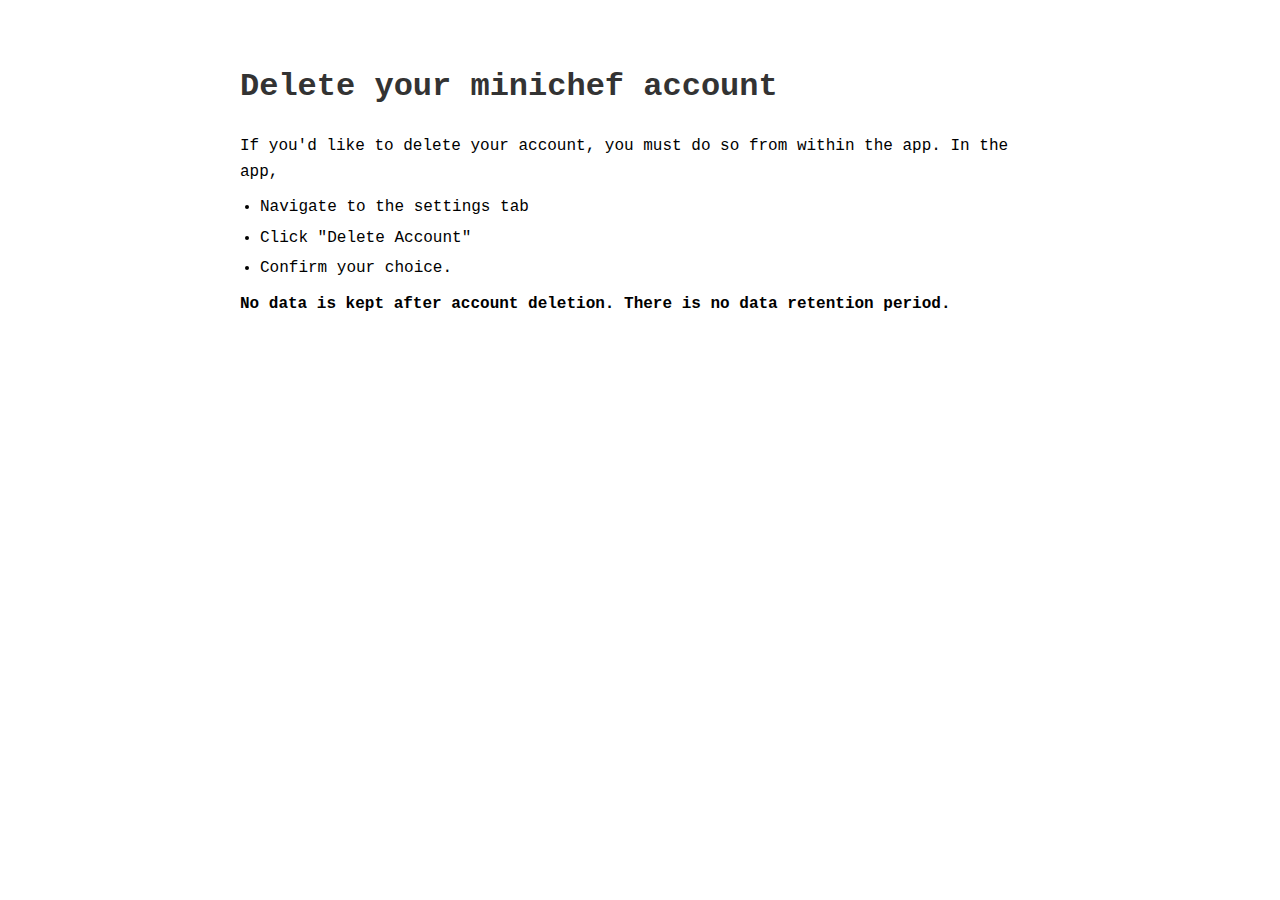
<file: minichef/delete/index.html>
<!DOCTYPE html>
<html lang="en">
<head>
    <meta charset="UTF-8">
    <meta name="viewport" content="width=device-width, initial-scale=1.0">
    <title>Delete Account - minichef</title>
    <style>
        body {
            font-family: 'Courier New', Courier, monospace;
            line-height: 1.6;
            margin: 0;
            padding: 0;
        }
        .container {
            max-width: 800px;
            margin: 20px auto;
            padding: 20px;
            background: #fff;
        }
        h1, h2 {
            color: #333;
        }
        p {
            margin: 10px 0;
        }
        ul {
            margin: 10px 0;
            padding-left: 20px;
        }
        li {
            margin: 5px 0;
        }
        .contact-info {
            margin-top: 20px;
        }
    </style>
</head>
<body>
    <div class="container">
        <h1>Delete your minichef account</h1>
        <p>If you'd like to delete your account, you must do so from within the app. In the app,</p>
        <ul>
            <li>Navigate to the settings tab</li>
            <li>Click "Delete Account"</li>
            <li>Confirm your choice.</li>
        </ul>
        <p><b>No data is kept after account deletion. There is no data retention period.</b></p>
    </div>
</body>
</html>
</file>
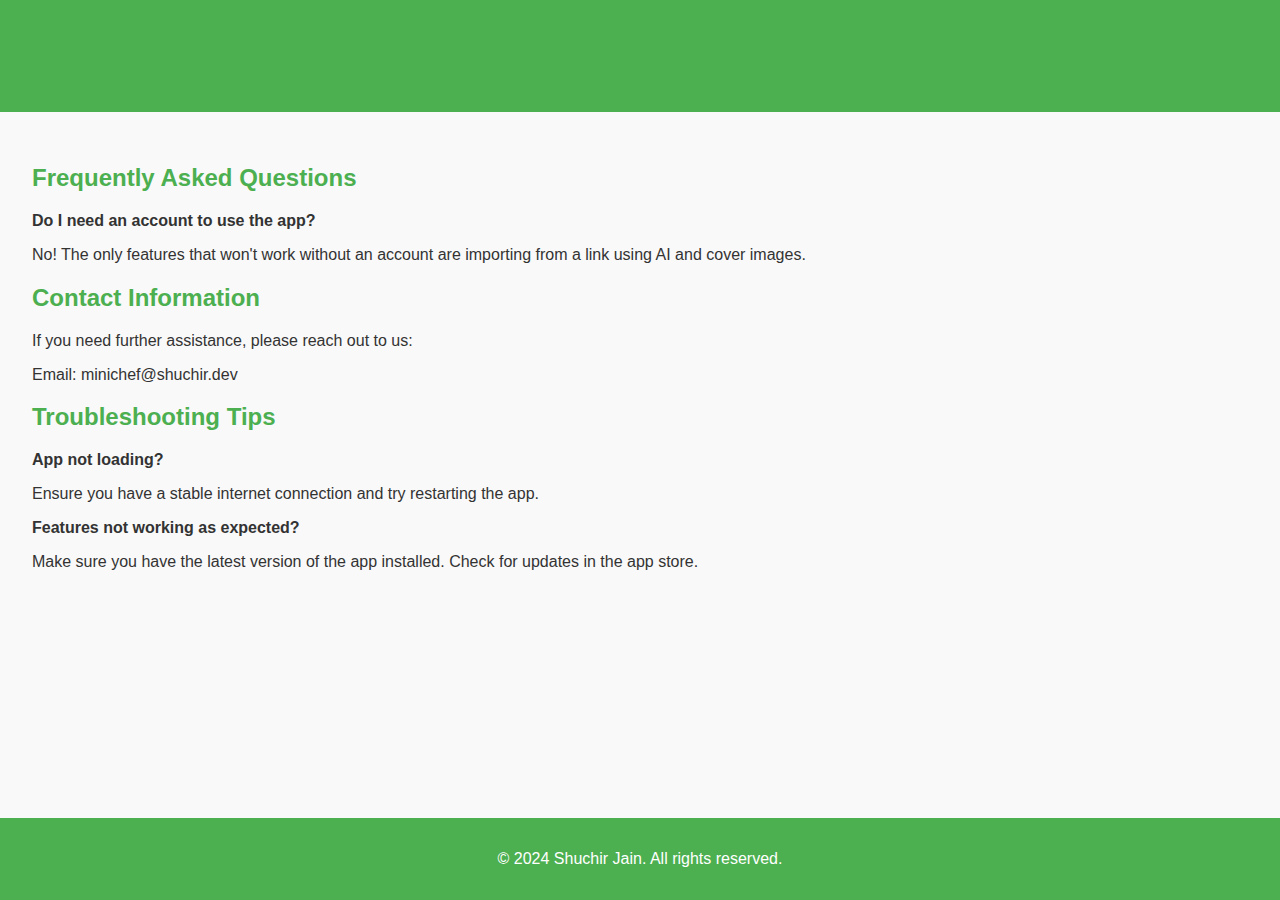
<file: minichef/support/index.html>
<!DOCTYPE html>
<html lang="en">
<head>
    <meta charset="UTF-8">
    <meta name="viewport" content="width=device-width, initial-scale=1.0">
    <title>Minichef Support</title>
    <link rel="stylesheet" href="styles.css">
</head>
<body>
    <header>
        <h1>Minichef Support</h1>
    </header>
    <main>
        <section id="faqs">
            <h2>Frequently Asked Questions</h2>
            <ul>
                <li>
                    <strong>Do I need an account to use the app?</strong>
                    <p>No! The only features that won't work without an account are importing from a link using AI and cover images.</p>
                </li>
            </ul>
        </section>
        <section id="contact">
            <h2>Contact Information</h2>
            <p>If you need further assistance, please reach out to us:</p>
            <ul>
                <li>Email: minichef@shuchir.dev</li>
            </ul>
        </section>
        <section id="troubleshooting">
            <h2>Troubleshooting Tips</h2>
            <ul>
                <li>
                    <strong>App not loading?</strong>
                    <p>Ensure you have a stable internet connection and try restarting the app.</p>
                </li>
                <li>
                    <strong>Features not working as expected?</strong>
                    <p>Make sure you have the latest version of the app installed. Check for updates in the app store.</p>
                </li>
            </ul>
        </section>
    </main>
    <footer>
        <p>&copy; 2024 Shuchir Jain. All rights reserved.</p>
    </footer>
</body>
</html>
</file>
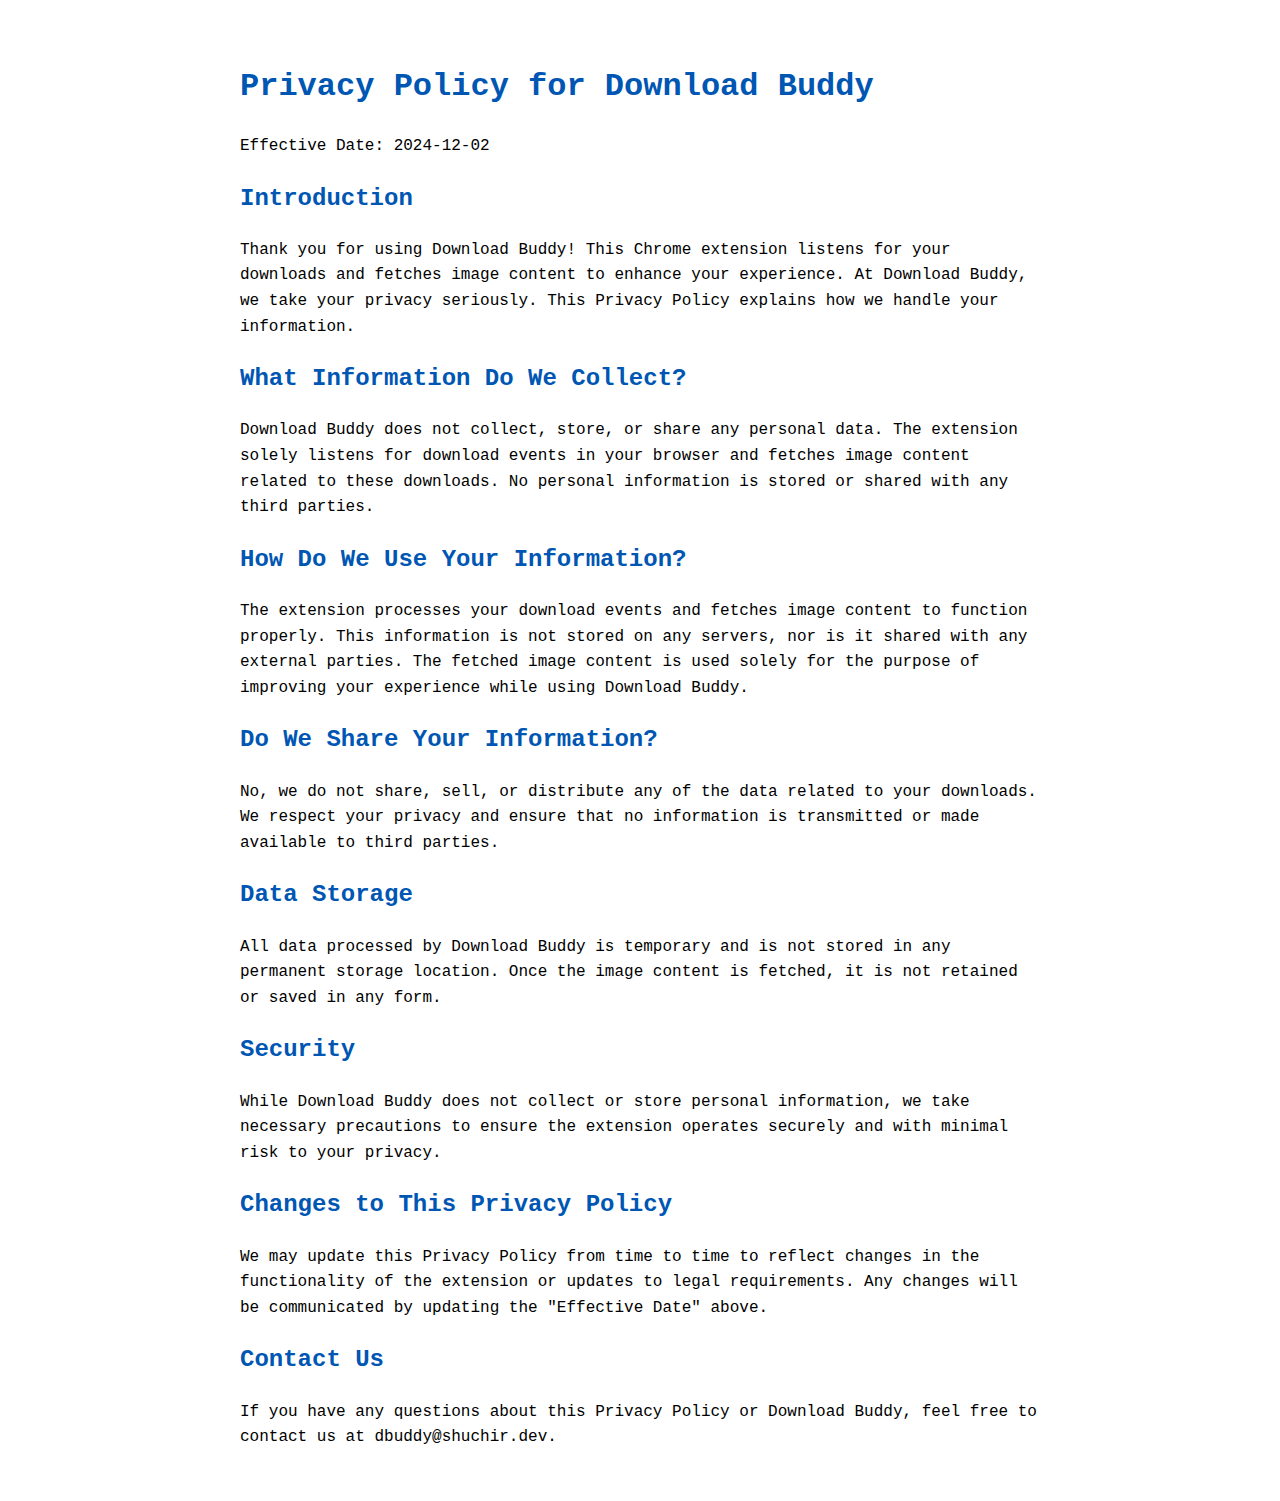
<file: privacy/download-buddy/index.html>
<!DOCTYPE html>
<html lang="en">
<head>
    <meta charset="UTF-8">
    <meta name="viewport" content="width=device-width, initial-scale=1.0">
    <title>Privacy Policy - Download Buddy</title>
    <style>
        body {
            font-family: 'Courier New', Courier, monospace;
            line-height: 1.6;
            margin: 0;
            padding: 0;
        }
        .container {
            max-width: 800px;
            margin: 20px auto;
            padding: 20px;
        }
        h1, h2 {
            color: #0056b3;
        }
        p {
            margin: 10px 0;
        }
    </style>
</head>
<body>
    <div class="container">
        <h1>Privacy Policy for Download Buddy</h1>
        <p>Effective Date: 2024-12-02</p>
        <h2>Introduction</h2>
        <p>Thank you for using Download Buddy! This Chrome extension listens for your downloads and fetches image content to enhance your experience. At Download Buddy, we take your privacy seriously. This Privacy Policy explains how we handle your information.</p>
        <h2>What Information Do We Collect?</h2>
        <p>Download Buddy does not collect, store, or share any personal data. The extension solely listens for download events in your browser and fetches image content related to these downloads. No personal information is stored or shared with any third parties.</p>
        <h2>How Do We Use Your Information?</h2>
        <p>The extension processes your download events and fetches image content to function properly. This information is not stored on any servers, nor is it shared with any external parties. The fetched image content is used solely for the purpose of improving your experience while using Download Buddy.</p>
        <h2>Do We Share Your Information?</h2>
        <p>No, we do not share, sell, or distribute any of the data related to your downloads. We respect your privacy and ensure that no information is transmitted or made available to third parties.</p>
        <h2>Data Storage</h2>
        <p>All data processed by Download Buddy is temporary and is not stored in any permanent storage location. Once the image content is fetched, it is not retained or saved in any form.</p>
        <h2>Security</h2>
        <p>While Download Buddy does not collect or store personal information, we take necessary precautions to ensure the extension operates securely and with minimal risk to your privacy.</p>
        <h2>Changes to This Privacy Policy</h2>
        <p>We may update this Privacy Policy from time to time to reflect changes in the functionality of the extension or updates to legal requirements. Any changes will be communicated by updating the "Effective Date" above.</p>
        <h2>Contact Us</h2>
        <p>If you have any questions about this Privacy Policy or Download Buddy, feel free to contact us at dbuddy@shuchir.dev.</p>
    </div>
</body>
</html>
</file>
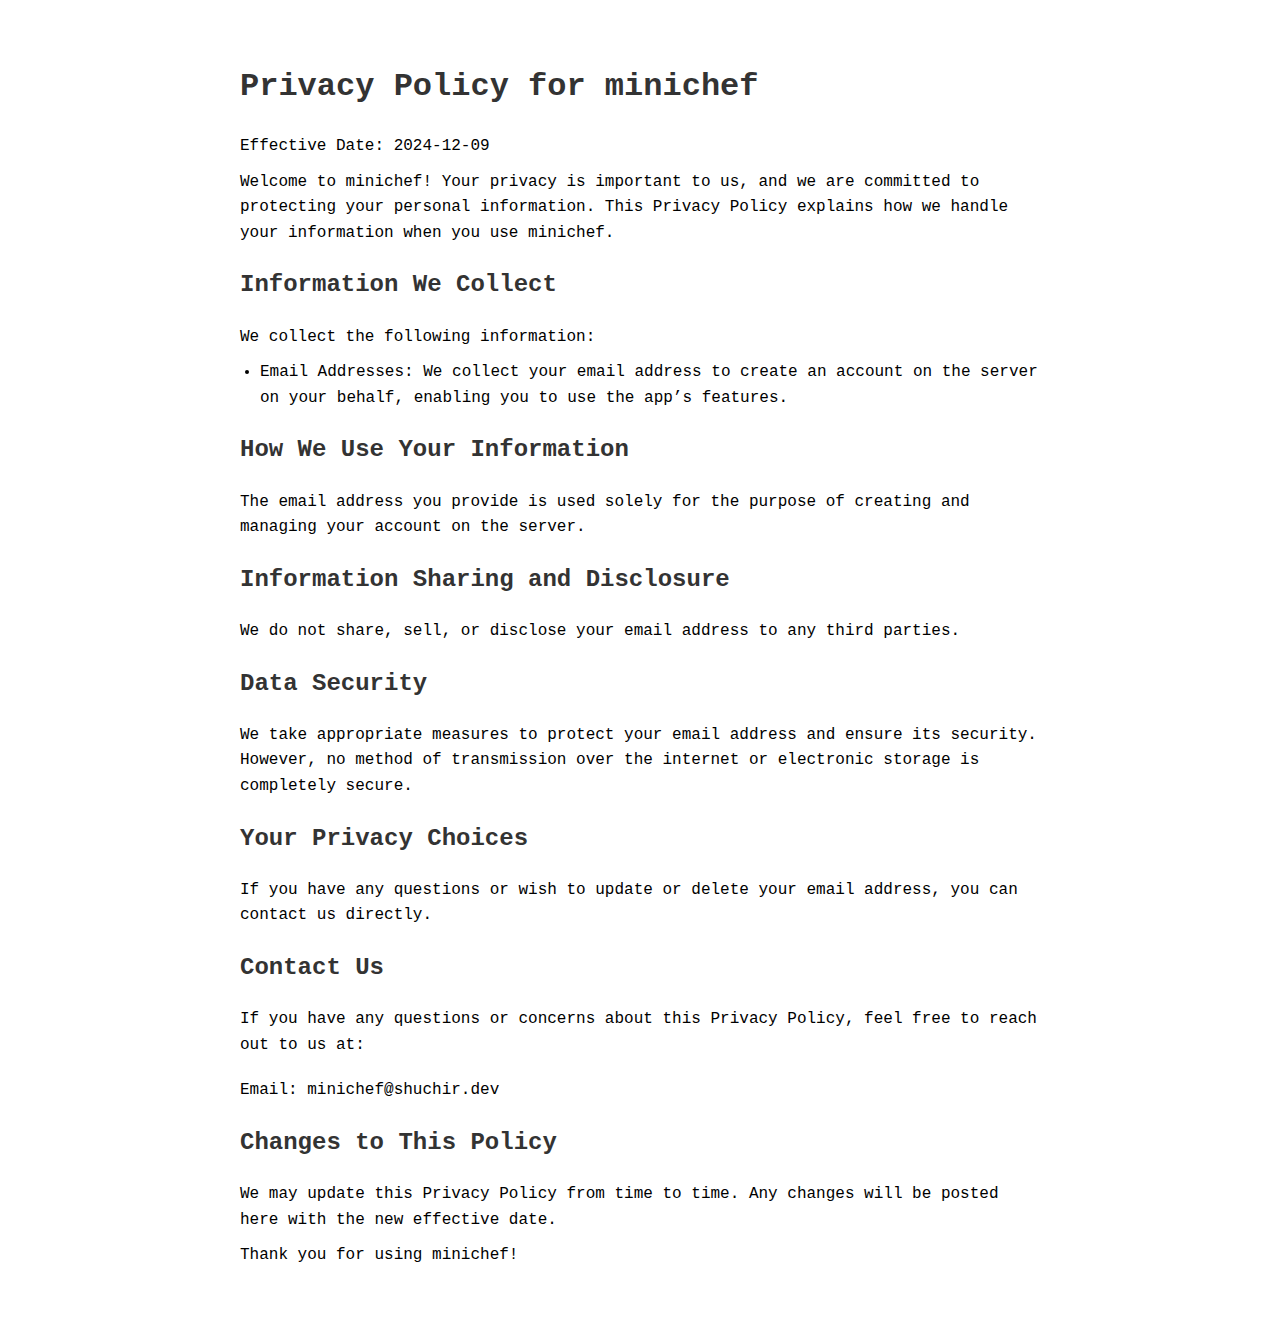
<file: privacy/minichef/index.html>
<!DOCTYPE html>
<html lang="en">
<head>
    <meta charset="UTF-8">
    <meta name="viewport" content="width=device-width, initial-scale=1.0">
    <title>Privacy Policy - minichef</title>
    <style>
        body {
            font-family: 'Courier New', Courier, monospace;
            line-height: 1.6;
            margin: 0;
            padding: 0;
        }
        .container {
            max-width: 800px;
            margin: 20px auto;
            padding: 20px;
            background: #fff;
        }
        h1, h2 {
            color: #333;
        }
        p {
            margin: 10px 0;
        }
        ul {
            margin: 10px 0;
            padding-left: 20px;
        }
        li {
            margin: 5px 0;
        }
        .contact-info {
            margin-top: 20px;
        }
    </style>
</head>
<body>
    <div class="container">
        <h1>Privacy Policy for minichef</h1>
        <p>Effective Date: 2024-12-09</p>
        <p>Welcome to minichef! Your privacy is important to us, and we are committed to protecting your personal information. This Privacy Policy explains how we handle your information when you use minichef.</p>
        <h2>Information We Collect</h2>
        <p>We collect the following information:</p>
        <ul>
            <li>Email Addresses: We collect your email address to create an account on the server on your behalf, enabling you to use the app’s features.</li>
        </ul>
        <h2>How We Use Your Information</h2>
        <p>The email address you provide is used solely for the purpose of creating and managing your account on the server.</p>
        <h2>Information Sharing and Disclosure</h2>
        <p>We do not share, sell, or disclose your email address to any third parties.</p>
        <h2>Data Security</h2>
        <p>We take appropriate measures to protect your email address and ensure its security. However, no method of transmission over the internet or electronic storage is completely secure.</p>
        <h2>Your Privacy Choices</h2>
        <p>If you have any questions or wish to update or delete your email address, you can contact us directly.</p>
        <h2>Contact Us</h2>
        <p>If you have any questions or concerns about this Privacy Policy, feel free to reach out to us at:</p>
        <p class="contact-info">Email: minichef@shuchir.dev</p>
        <h2>Changes to This Policy</h2>
        <p>We may update this Privacy Policy from time to time. Any changes will be posted here with the new effective date.</p>
        <p>Thank you for using minichef!</p>
    </div>
</body>
</html>
</file>
<file: minichef/support/styles.css>
body {
    font-family: Arial, sans-serif;
    margin: 0;
    padding: 0;
    background-color: #f9f9f9;
    color: #333;
}

header {
    background-color: #4CAF50;
    color: white;
    padding: 1em 0;
    text-align: center;
}

main {
    padding: 2em;
}

h1, h2 {
    color: #4CAF50;
}

ul {
    list-style-type: none;
    padding: 0;
}

li {
    margin-bottom: 1em;
}

strong {
    display: block;
    margin-bottom: 0.5em;
}

footer {
    background-color: #4CAF50;
    color: white;
    text-align: center;
    padding: 1em 0;
    position: fixed;
    width: 100%;
    bottom: 0;
}
</file>
